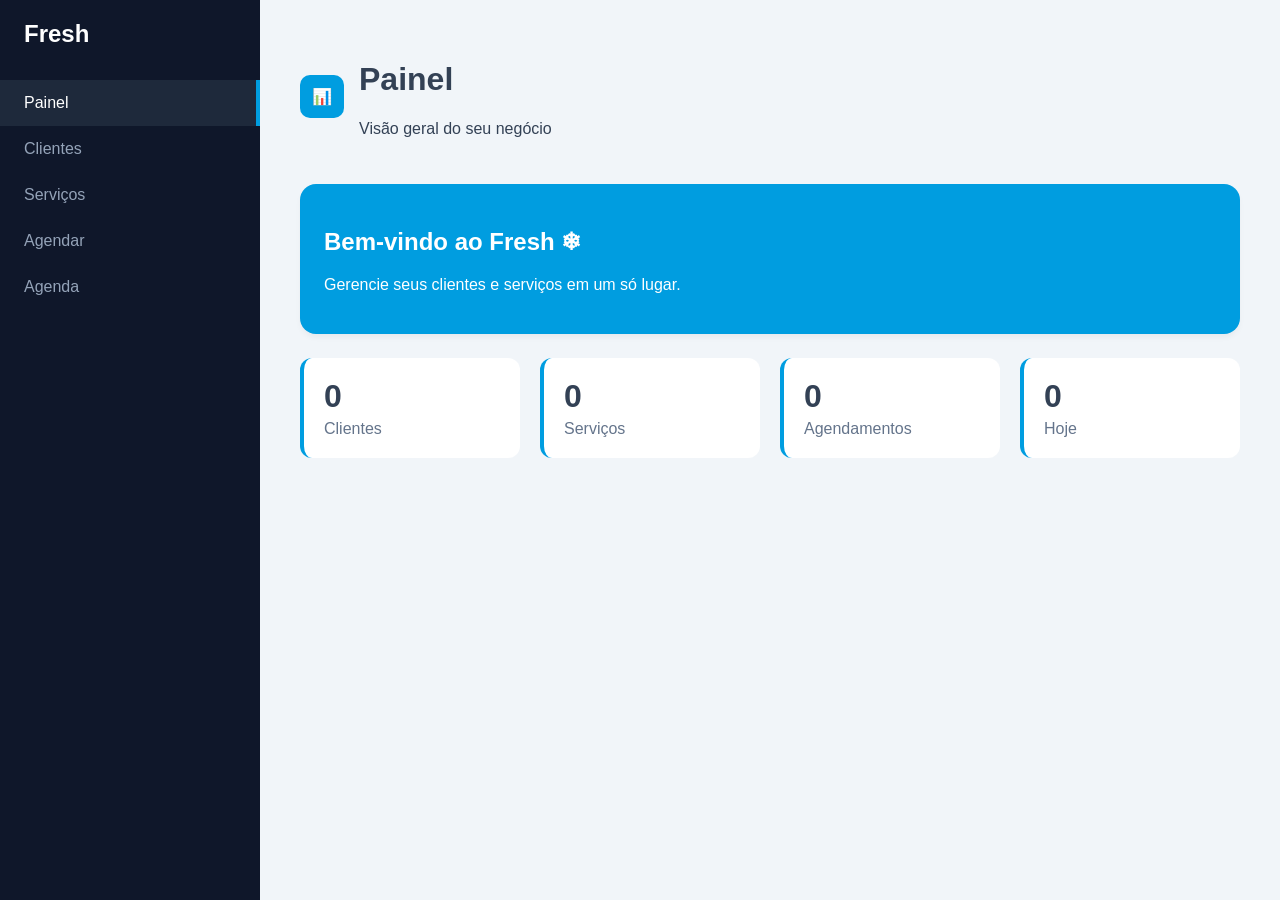
<file: frontend/index.html>
<!DOCTYPE html>
<html lang="pt-br">
<head>
    <meta charset="UTF-8">
    <title>Fresh - Painel</title>
    <link rel="stylesheet" href="/frontend/css/style.css">
</head>
<body>
    <nav class="sidebar">
        <div class="logo-container"><h2>Fresh</h2></div>
        <a href="index.html" class="active">Painel</a>
        <a href="clientes.html">Clientes</a>
        <a href="servicos.html">Serviços</a>
        <a href="agendamentos.html">Agendar</a>
        <a href="agenda.html">Agenda</a>
    </nav>

    <main class="main-wrapper">
        <div class="header-page">
            <div class="icon-box">📊</div>
            <div>
                <h1>Painel</h1>
                <p>Visão geral do seu negócio</p>
            </div>
        </div>

        <div class="card" style="background: var(--primary); color: white;">
            <h2>Bem-vindo ao Fresh ❄</h2>
            <p>Gerencie seus clientes e serviços em um só lugar.</p>
        </div>

        <div class="stats-container">
            <div class="stat-card"><h3 id="countClientes">0</h3><p>Clientes</p></div>
            <div class="stat-card"><h3 id="countServicos">0</h3><p>Serviços</p></div>
            <div class="stat-card"><h3 id="countAgendamentos">0</h3><p>Agendamentos</p></div>
            <div class="stat-card"><h3 id="countHoje">0</h3><p>Hoje</p></div>
        </div>
    </main>
</body>
</html>
</file>
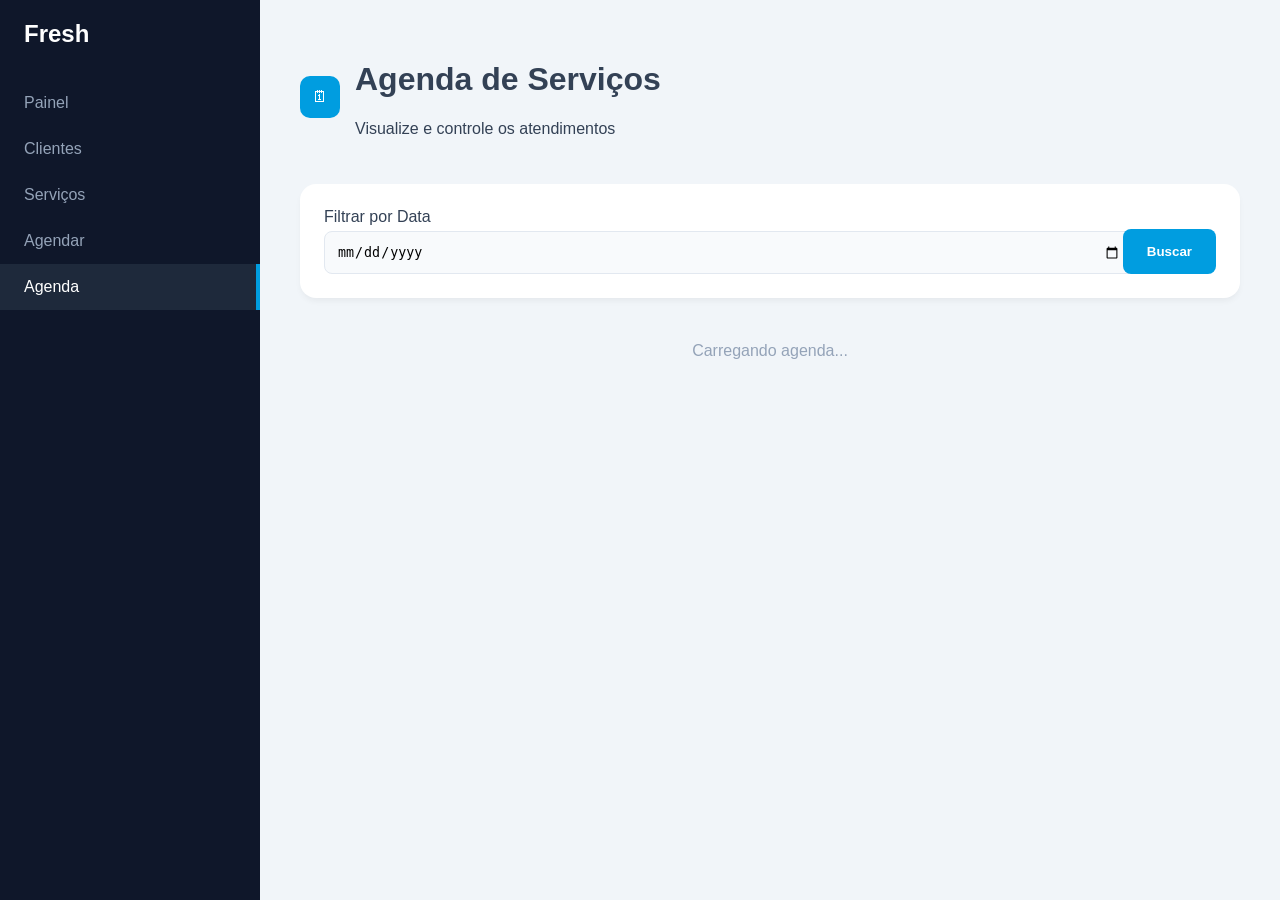
<file: frontend/agenda.html>
<!DOCTYPE html>
<html lang="pt-br">
<head>
    <meta charset="UTF-8">
    <title>Fresh - Agenda</title>
    <link rel="stylesheet" href="/frontend/css/style.css">
</head>
<body>
    <nav class="sidebar">
        <div class="logo-container"><h2>Fresh</h2></div>
        <a href="index.html">Painel</a>
        <a href="clientes.html">Clientes</a>
        <a href="servicos.html">Serviços</a>
        <a href="agendamentos.html">Agendar</a>
        <a href="agenda.html" class="active">Agenda</a>
    </nav>

    <main class="main-wrapper">
        <div class="header-page">
            <div class="icon-box">🗓</div>
            <div>
                <h1>Agenda de Serviços</h1>
                <p>Visualize e controle os atendimentos</p>
            </div>
        </div>

        <div class="card">
            <div style="display: flex; gap: 15px; align-items: flex-end;">
                <div style="flex: 1;">
                    <label>Filtrar por Data</label>
                    <input type="date" id="filtroData">
                </div>
                <button class="btn-primary" style="margin: 0; height: 45px;" onclick="listarAgenda()">Buscar</button>
            </div>
        </div>

        <div id="listaAgenda">
            <p style="text-align: center; color: #94a3b8; margin-top: 20px;">Carregando agenda...</p>
        </div>
    </main>

    <script src="/frontend/js/script.js"></script>
</body>
</html>
</file>
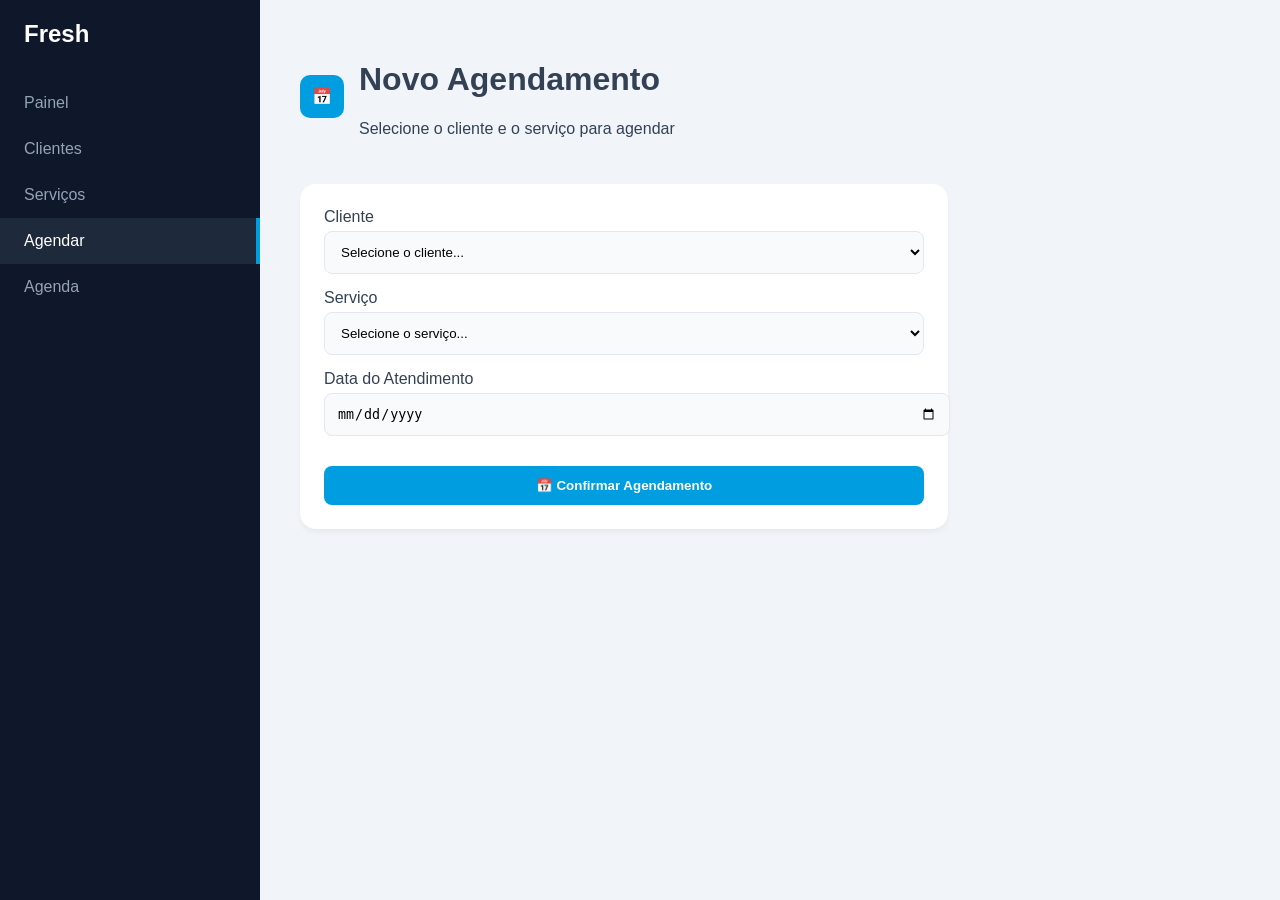
<file: frontend/agendamentos.html>
<!DOCTYPE html>
<html lang="pt-br">
<head>
    <meta charset="UTF-8">
    <title>Fresh - Agendar</title>
    <link rel="stylesheet" href="/frontend/css/style.css">
</head>
<body>
    <nav class="sidebar">
        <div class="logo-container"><h2>Fresh</h2></div>
        <a href="index.html">Painel</a>
        <a href="clientes.html">Clientes</a>
        <a href="servicos.html">Serviços</a>
        <a href="agendamentos.html" class="active">Agendar</a>
        <a href="agenda.html">Agenda</a>
    </nav>

    <main class="main-wrapper">
        <div class="header-page">
            <div class="icon-box">📅</div>
            <div>
                <h1>Novo Agendamento</h1>
                <p>Selecione o cliente e o serviço para agendar</p>
            </div>
        </div>

        <div class="card" style="max-width: 600px;">
            <div style="margin-bottom: 15px;">
                <label>Cliente</label>
                <select id="clienteId">
                    <option value="">Selecione o cliente...</option>
                </select>
            </div>
            
            <div style="margin-bottom: 15px;">
                <label>Serviço</label>
                <select id="servicoId">
                    <option value="">Selecione o serviço...</option>
                </select>
            </div>
            
            <div style="margin-bottom: 15px;">
                <label>Data do Atendimento</label>
                <input type="date" id="dataAgendamento">
            </div>

            <button class="btn-primary" onclick="agendarServico()" style="width: 100%;">📅 Confirmar Agendamento</button>
        </div>
    </main>

    <script src="/frontend/js/script.js"></script>
</body>
</html>
</file>
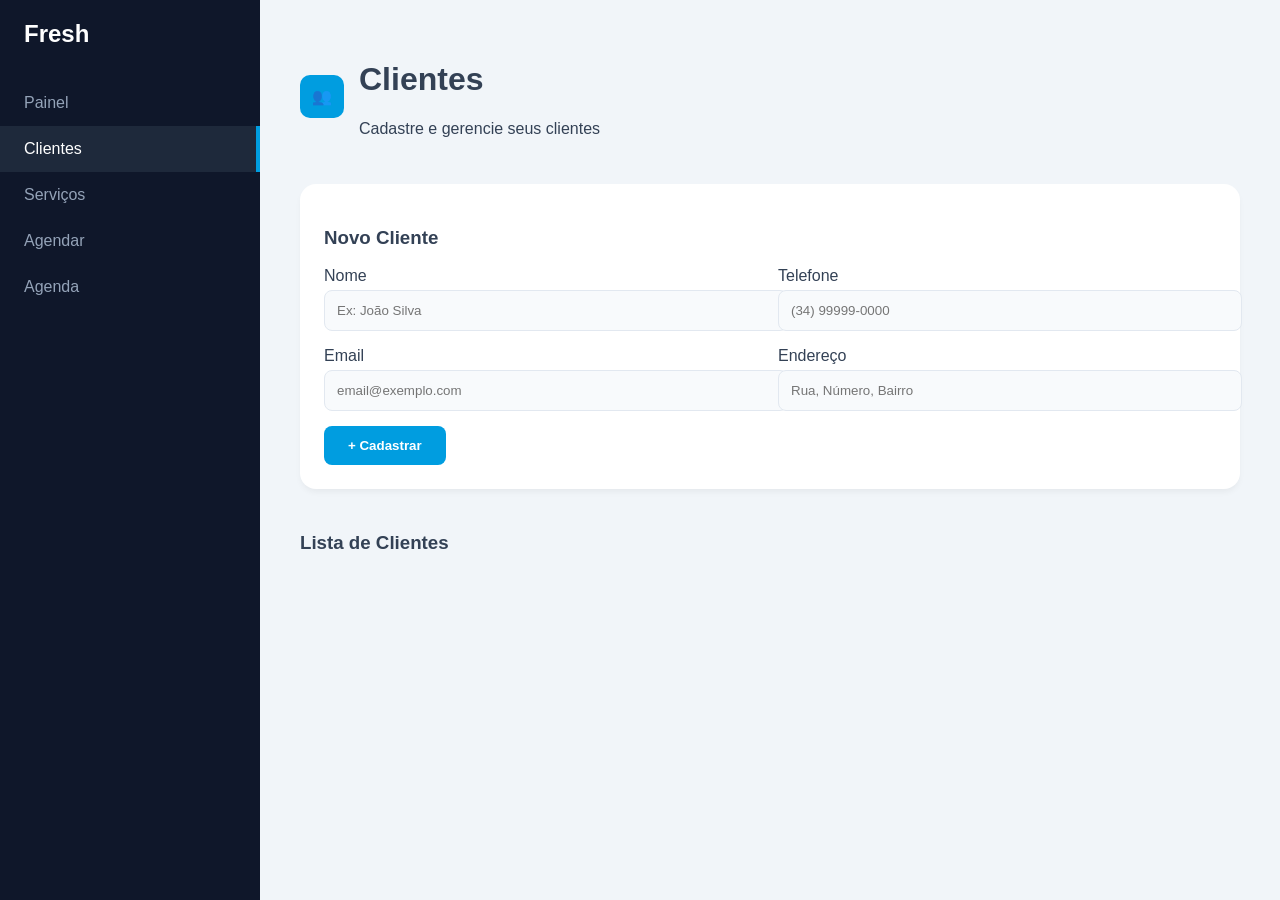
<file: frontend/clientes.html>
<!DOCTYPE html>
<html lang="pt-br">
<head>
    <meta charset="UTF-8">
    <title>Fresh - Clientes</title>
    <link rel="stylesheet" href="/frontend/css/style.css">
</head>
<body>
    <nav class="sidebar">
        <div class="logo-container"><h2>Fresh</h2></div>
        <a href="index.html">Painel</a>
        <a href="clientes.html" class="active">Clientes</a>
        <a href="servicos.html">Serviços</a>
        <a href="agendamentos.html">Agendar</a>
        <a href="agenda.html">Agenda</a>
    </nav>

    <main class="main-wrapper">
        <div class="header-page">
            <div class="icon-box">👥</div>
            <div>
                <h1>Clientes</h1>
                <p>Cadastre e gerencie seus clientes</p>
            </div>
        </div>

        <div class="card">
            <h3>Novo Cliente</h3>
            <div class="grid-2">
                <div>
                    <label>Nome</label>
                    <input id="nome" placeholder="Ex: João Silva">
                </div>
                <div>
                    <label>Telefone</label>
                    <input id="telefone" placeholder="(34) 99999-0000">
                </div>
                <div>
                    <label>Email</label>
                    <input id="email" placeholder="email@exemplo.com">
                </div>
                <div>
                    <label>Endereço</label>
                    <input id="endereco" placeholder="Rua, Número, Bairro">
                </div>
            </div>
            <button class="btn-primary" onclick="cadastrarCliente()">+ Cadastrar</button>
        </div>

        <h3>Lista de Clientes</h3>
        <div id="listaClientes">
            </div>
    </main>

    <script src="/frontend/js/script.js"></script>
</body>
</html>
</file>
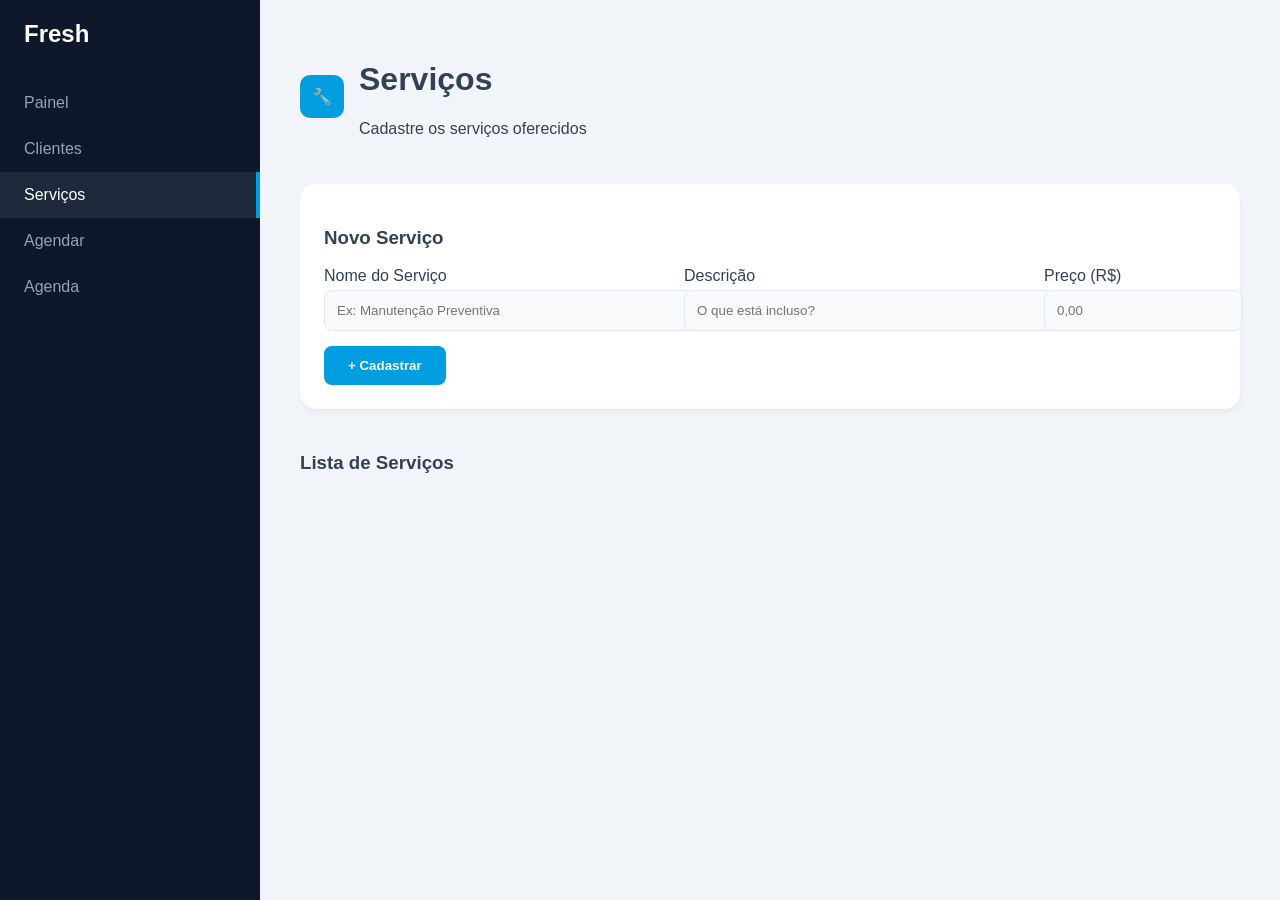
<file: frontend/servicos.html>
<!DOCTYPE html>
<html lang="pt-br">
<head>
    <meta charset="UTF-8">
    <title>Fresh - Serviços</title>
    <link rel="stylesheet" href="/frontend/css/style.css">
</head>
<body>
    <nav class="sidebar">
        <div class="logo-container"><h2>Fresh</h2></div>
        <a href="index.html">Painel</a>
        <a href="clientes.html">Clientes</a>
        <a href="servicos.html" class="active">Serviços</a>
        <a href="agendamentos.html">Agendar</a>
        <a href="agenda.html">Agenda</a>
    </nav>

    <main class="main-wrapper">
        <div class="header-page">
            <div class="icon-box">🔧</div>
            <div>
                <h1>Serviços</h1>
                <p>Cadastre os serviços oferecidos</p>
            </div>
        </div>

        <div class="card">
            <h3>Novo Serviço</h3>
            <div style="display: grid; grid-template-columns: 2fr 2fr 1fr; gap: 16px;">
                <div>
                    <label>Nome do Serviço</label>
                    <input id="nomeServico" placeholder="Ex: Manutenção Preventiva">
                </div>
                <div>
                    <label>Descrição</label>
                    <input id="descricaoServico" placeholder="O que está incluso?">
                </div>
                <div>
                    <label>Preço (R$)</label>
                    <input type="number" id="precoServico" placeholder="0,00">
                </div>
            </div>
            <button class="btn-primary" onclick="cadastrarServico()">+ Cadastrar</button>
        </div>

        <h3>Lista de Serviços</h3>
        <div id="listaServicos">
            </div>
    </main>

    <script src="/frontend/js/script.js"></script>
</body>
</html>
</file>
<file: frontend/css/style.css>
:root {
    --primary: #009de0;
    --dark-bg: #0f172a;
    --sidebar-hover: #1e293b;
    --light-bg: #f1f5f9;
    --white: #ffffff;
    --text-main: #334155;
    --text-muted: #64748b;
    --border: #e2e8f0;
}

body {
    font-family: 'Inter', 'Segoe UI', sans-serif;
    margin: 0;
    display: flex;
    height: 100vh;
    background-color: var(--light-bg);
    color: var(--text-main);
}

.sidebar {
    width: 260px;
    background-color: var(--dark-bg);
    color: white;
    display: flex;
    flex-direction: column;
    padding: 20px 0;
    flex-shrink: 0;
}

.logo-container {
    padding: 0 24px 32px;
    display: flex;
    align-items: center;
    gap: 12px;
}

.logo-container h2 { margin: 0; font-size: 1.5rem; }

.sidebar a {
    color: #94a3b8;
    text-decoration: none;
    padding: 14px 24px;
    display: flex;
    align-items: center;
    gap: 12px;
    transition: 0.2s;
}

.sidebar a:hover, .sidebar a.active {
    background-color: var(--sidebar-hover);
    color: white;
}

.sidebar a.active { border-right: 4px solid var(--primary); }

.main-wrapper {
    flex: 1;
    display: flex;
    flex-direction: column;
    overflow-y: auto;
    padding: 40px;
}

.header-page {
    display: flex;
    align-items: center;
    gap: 15px;
    margin-bottom: 30px;
}

.icon-box {
    background: var(--primary);
    color: white;
    padding: 12px;
    border-radius: 10px;
    display: flex;
}

.card {
    background: var(--white);
    padding: 24px;
    border-radius: 16px;
    box-shadow: 0 4px 6px -1px rgba(0,0,0,0.05);
    margin-bottom: 24px;
}

.grid-2 { display: grid; grid-template-columns: 1fr 1fr; gap: 16px; }

input, select {
    width: 100%;
    padding: 12px;
    border: 1px solid var(--border);
    border-radius: 8px;
    background: #f8fafc;
    margin-top: 5px;
}

.btn-primary {
    background: var(--primary);
    color: white;
    border: none;
    padding: 12px 24px;
    border-radius: 8px;
    cursor: pointer;
    font-weight: 600;
    margin-top: 15px;
}

.stats-container {
    display: grid;
    grid-template-columns: repeat(4, 1fr);
    gap: 20px;
    margin-bottom: 30px;
}

.stat-card {
    background: white;
    padding: 20px;
    border-radius: 12px;
    border-left: 4px solid var(--primary);
}

.stat-card h3 { margin: 0; font-size: 2rem; }
.stat-card p { margin: 5px 0 0; color: var(--text-muted); }

.btn-action {
    border: none;
    padding: 8px 12px;
    border-radius: 6px;
    cursor: pointer;
    font-size: 11px;
    font-weight: bold;
    color: white;
    transition: 0.2s;
}

.btn-orcamento { background-color: #6366f1; } /* Roxo */
.btn-aprovar { background-color: #3b82f6; }   /* Azul */
.btn-concluir { background-color: #10b981; }  /* Verde */
.btn-cancelar { background-color: #ef4444; }  /* Vermelho */

.btn-action:hover { opacity: 0.8; }
</file>
